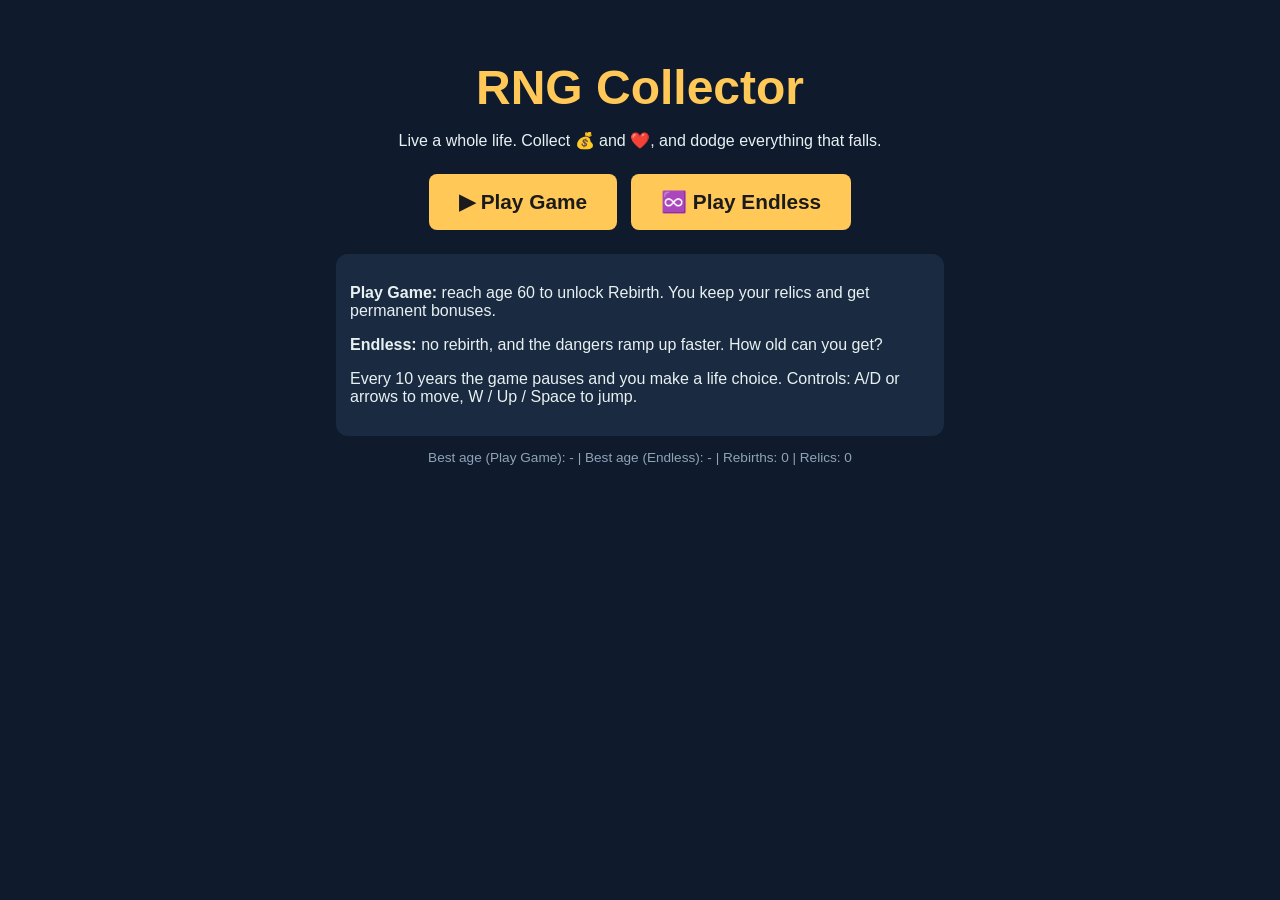
<file: index.html>
<!DOCTYPE html>
<html lang="en">
<head>
  <meta charset="UTF-8">
  <meta name="viewport" content="width=device-width, initial-scale=1">
  <title>RNG Collector: Main Menu</title>
  <link rel="stylesheet" href="style.css">
</head>
<body class="menu-page">
  <main>
    <h1>RNG Collector</h1>
    <p>Live a whole life. Collect 💰 and ❤️, and dodge everything that falls.</p>

    <div class="menu-buttons">
      <a class="button" href="game.html?mode=game">▶ Play Game</a>
      <a class="button" href="game.html?mode=endless">♾️ Play Endless</a>
    </div>

    <div class="panel">
      <p><b>Play Game:</b> reach age 60 to unlock Rebirth. You keep your relics and get permanent bonuses.</p>
      <p><b>Endless:</b> no rebirth, and the dangers ramp up faster. How old can you get?</p>
      <p>Every 10 years the game pauses and you make a life choice. Controls: A/D or arrows to move, W / Up / Space to jump.</p>
    </div>

    <p class="small" id="menuBest"></p>
  </main>
  <script src="menu.js"></script>
</body>
</html>
</file>
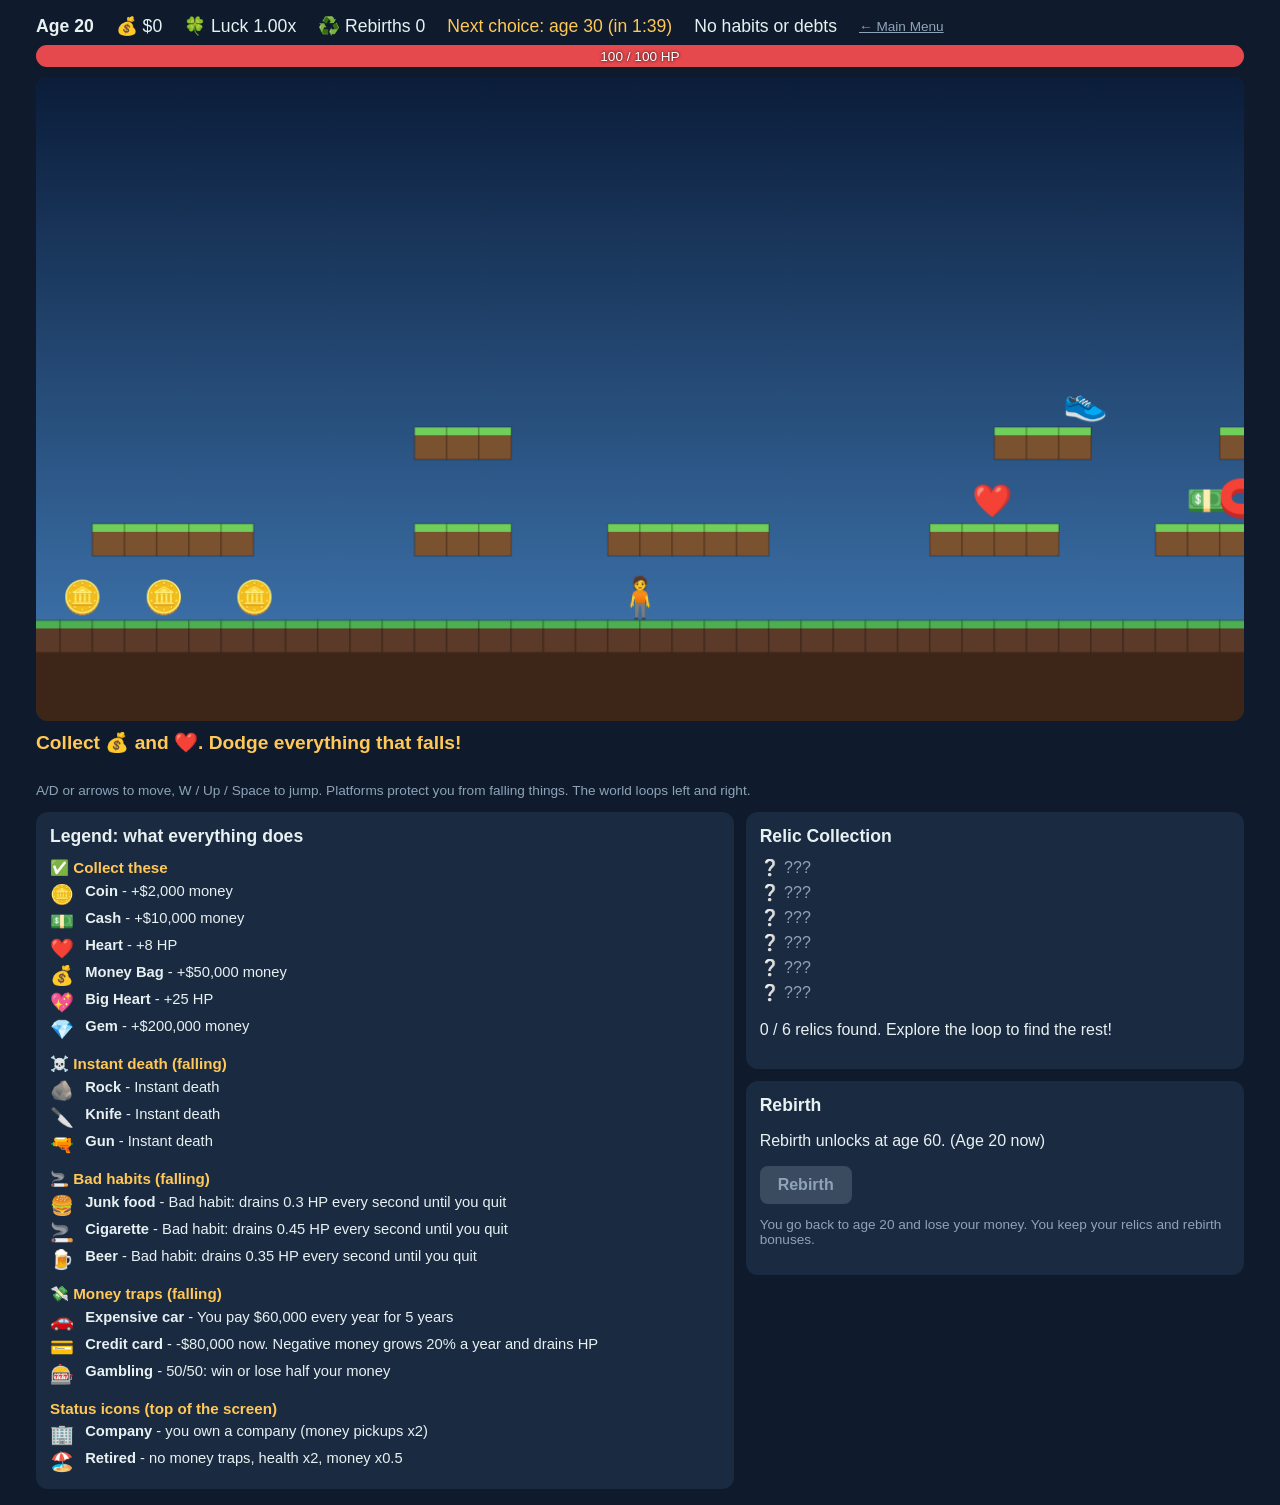
<file: game.html>
<!DOCTYPE html>
<html lang="en">
<head>
  <meta charset="UTF-8">
  <meta name="viewport" content="width=device-width, initial-scale=1">
  <title>RNG Collector: Life Edition</title>
  <link rel="stylesheet" href="style.css">
</head>
<body>
  <main>
    <header id="hud">
      <div><b>Age <span id="age">20</span></b></div>
      <div>💰 <span id="coins">$0</span></div>
      <div>🍀 Luck <span id="luck">1.00</span>x</div>
      <div>♻️ Rebirths <span id="rebirths">0</span></div>
      <div id="nextchoice"></div>
      <div id="status"></div>
      <a class="small" href="index.html">← Main Menu</a>
      <div id="hpbar"><div id="hpfill"></div><span id="hptext"></span></div>
    </header>

    <div id="stage">
      <canvas id="game" width="1200" height="640"></canvas>

      <!-- Choice popup (every 10 years). The game is paused while it is open. -->
      <div id="choicePopup" class="overlay">
        <div class="box wide">
          <h2>A decade passes... (game paused)</h2>
          <p id="choiceAge"></p>
          <div id="choices"></div>
        </div>
      </div>

      <!-- Death popup -->
      <div id="deathPopup" class="overlay">
        <div class="box">
          <h2>💀 You died</h2>
          <p id="deathCause" class="cause"></p>
          <p id="deathStats" class="small"></p>
          <button id="menuBtn">Back to Main Menu</button>
        </div>
      </div>
    </div>

    <div id="toast"></div>
    <p class="small">A/D or arrows to move, W / Up / Space to jump. Platforms protect you from falling things. The world loops left and right.</p>

    <section id="panels">
      <div class="panel">
        <h2>Legend: what everything does</h2>
        <div id="legendBody"></div>
      </div>
      <div>
        <div class="panel">
          <h2>Relic Collection</h2>
          <ul id="book"></ul>
          <p id="bookcount"></p>
        </div>
        <div class="panel" style="margin-top:12px">
          <h2>Rebirth</h2>
          <p id="rebirthinfo"></p>
          <button id="rebirthBtn" disabled>Rebirth</button>
          <p class="small">You go back to age 20 and lose your money. You keep your relics and rebirth bonuses.</p>
        </div>
      </div>
    </section>
  </main>
  <script src="game.js"></script>
</body>
</html>
</file>
<file: style.css>
:root {
  --bg: #0f1b2d;
  --field: #16324a;
  --panel: #1a2a40;
  --text: #e8f1f2;
  --accent: #ffc857;
  --muted: #8fa3b8;
  --hp: #e5484d;
}

* { box-sizing: border-box; }

body {
  margin: 0;
  background: var(--bg);
  color: var(--text);
  font-family: "Trebuchet MS", "Segoe UI", sans-serif;
}

main { max-width: 1240px; margin: 0 auto; padding: 16px; }
a { color: var(--accent); }

/* ----- menu page ----- */
.menu-page main { max-width: 640px; text-align: center; padding-top: 60px; }
.menu-page h1 { font-size: 3rem; margin: 0 0 8px; color: var(--accent); }
.menu-buttons { display: flex; gap: 14px; justify-content: center; flex-wrap: wrap; margin: 24px 0; }
.menu-buttons .button { font-size: 1.3rem; padding: 16px 30px; }
.menu-page .panel { text-align: left; }

/* ----- HUD ----- */
#hud {
  display: flex;
  flex-wrap: wrap;
  gap: 8px 22px;
  align-items: center;
  margin-bottom: 10px;
  font-size: 1.1rem;
}
#coins.negative { color: #ff6b6b; }
#nextchoice { color: var(--accent); }

#hpbar {
  position: relative;
  flex: 1 1 100%;
  height: 22px;
  background: var(--panel);
  border-radius: 11px;
  overflow: hidden;
}
#hpfill { height: 100%; width: 100%; background: var(--hp); transition: width 0.2s; }
#hptext {
  position: absolute; inset: 0;
  display: grid; place-items: center;
  font-size: 0.85rem; color: #fff; text-shadow: 0 0 3px #000;
}

#stage { position: relative; }

canvas {
  display: block;
  width: 100%;
  background: var(--field);
  border-radius: 12px;
}

/* choice popup and death popup sit on top of the canvas */
.overlay {
  display: none;
  position: absolute;
  inset: 0;
  padding: 12px;
  overflow: auto;
  background: rgba(8, 14, 26, 0.9);
  border-radius: 12px;
  text-align: center;
}
.overlay.show { display: flex; }
.overlay .box { margin: auto; max-width: 440px; }
.overlay .box.wide { max-width: 920px; }
.overlay h2 { margin: 0 0 6px; }
.cause { font-size: 1.4rem; font-weight: bold; color: var(--accent); }

#choices { display: grid; grid-template-columns: repeat(auto-fit, minmax(210px, 1fr)); gap: 10px; margin-top: 10px; }
button.choice {
  display: flex;
  flex-direction: column;
  gap: 4px;
  text-align: left;
  background: var(--panel);
  color: var(--text);
  border: 2px solid var(--accent);
  padding: 10px 12px;
  font-weight: normal;
  font-size: 0.9rem;
}
button.choice b { font-size: 1.05rem; color: var(--accent); }
button.choice:hover:not(:disabled) { background: #24405f; }
button.choice:disabled { opacity: 0.5; border-color: #3a4b60; }
button.choice .need { color: #ff9b9b; }

#toast {
  min-height: 2.4rem;
  margin: 10px 0 0;
  font-size: 1.2rem;
  font-weight: bold;
  color: var(--accent);
}

/* ----- panels and legend ----- */
#panels { display: grid; grid-template-columns: 1.4fr 1fr; gap: 12px; align-items: start; }
@media (max-width: 800px) { #panels { grid-template-columns: 1fr; } }

.panel { background: var(--panel); border-radius: 12px; padding: 14px; }
.panel h2 { margin: 0 0 8px; font-size: 1.1rem; }

.legend-group h3 { margin: 12px 0 4px; font-size: 0.95rem; color: var(--accent); }
.legend-row { display: grid; grid-template-columns: 2.2rem 1fr; padding: 2px 0; font-size: 0.92rem; }
.legend-row .icon { font-size: 1.2rem; }

#book { list-style: none; margin: 0; padding: 0; }
#book li { padding: 3px 0; }
#book li.missing { color: var(--muted); }

button, a.button {
  display: inline-block;
  background: var(--accent);
  color: #1b1b1b;
  border: 0;
  border-radius: 8px;
  padding: 10px 18px;
  font-size: 1rem;
  font-weight: bold;
  cursor: pointer;
  text-decoration: none;
}
button:disabled { background: #3a4b60; color: var(--muted); cursor: not-allowed; }
button:focus-visible, a.button:focus-visible { outline: 3px solid #fff; outline-offset: 2px; }

.small { font-size: 0.85rem; color: var(--muted); }
</file>
